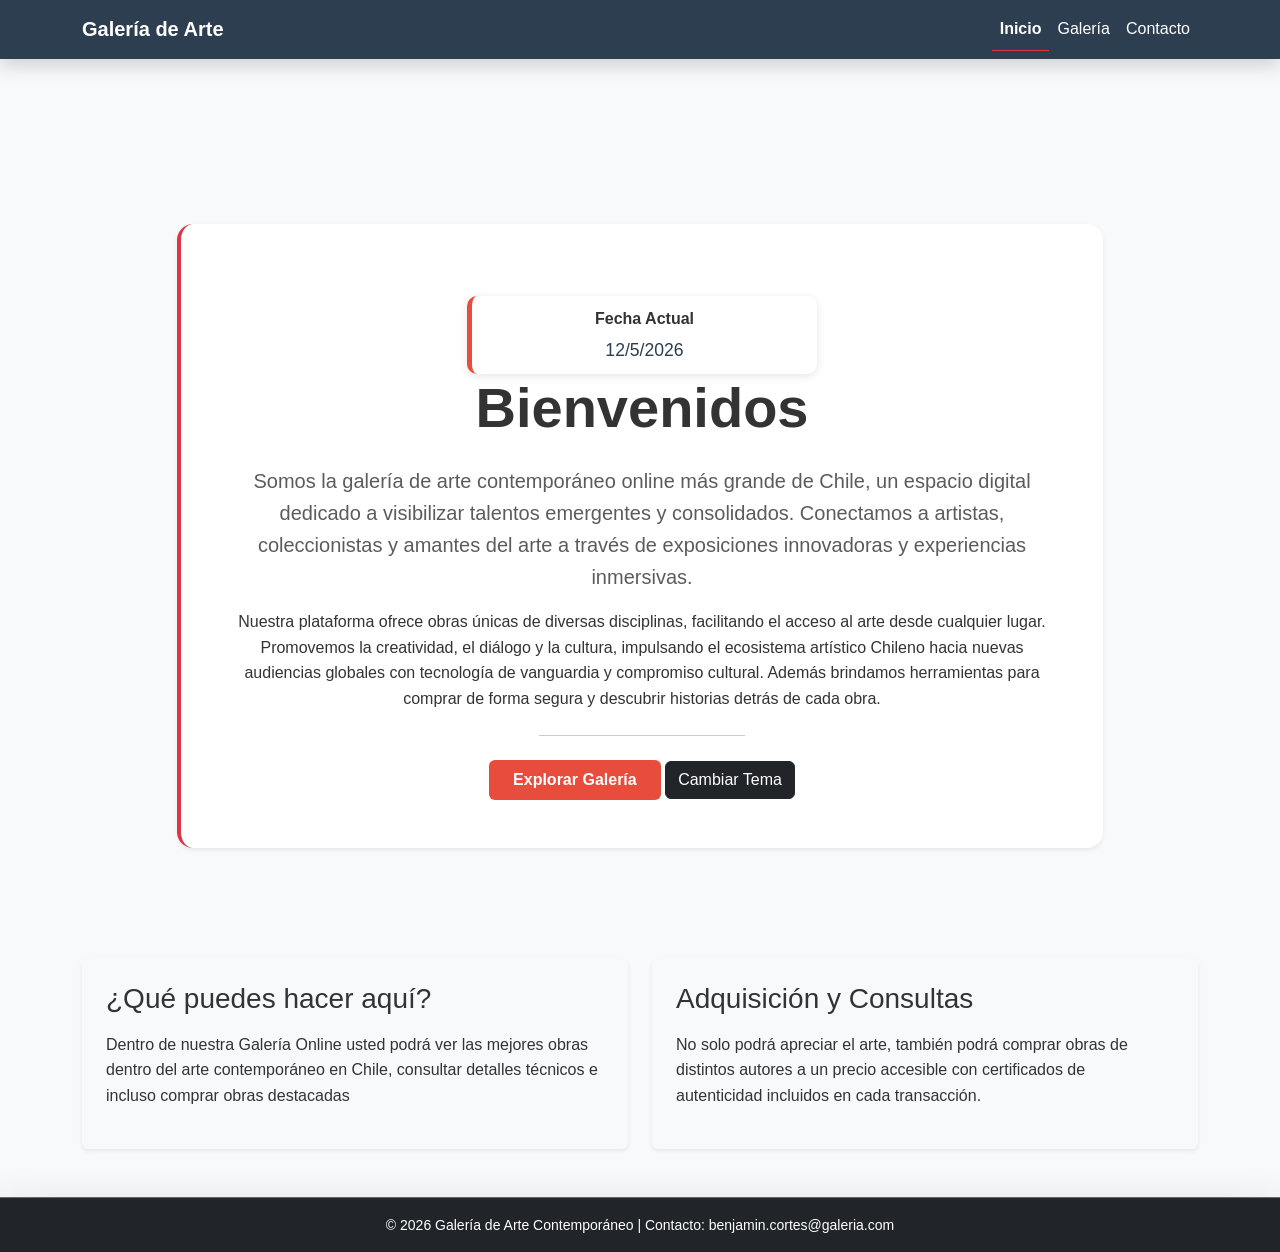
<file: web/html-css/web-galeria/index.html>
<!DOCTYPE html>
<html lang="es">
<head>
    <meta charset="UTF-8">
    <meta name="viewport" content="width=device-width, initial-scale=1.0">
    <title>Galería de Arte</title>
    <link rel="icon" type="image/x-icon" href="Imagenes/favicon.png">
    <link href="https://cdn.jsdelivr.net/npm/bootstrap@5.3.8/dist/css/bootstrap.min.css" rel="stylesheet" integrity="sha384-sRIl4kxILFvY47J16cr9ZwB07vP4J8+LH7qKQnuqkuIAvNWLzeN8tE5YBujZqJLB" crossorigin="anonymous"> <!-- Importamos Bootstrap --> 
    <link rel="stylesheet" href="styles.css"> <!-- Conectamos el archivo CSS global --> 
</head>

<body>
    <header>
        <nav class="navbar navbar-expand-lg fixed-top navbar-dark bg-dark shadow">
            <div class="container">
                <a class="navbar-brand fw-bold" href="index.html">Galería de Arte</a>
                <button class="navbar-toggler" type="button" data-bs-toggle="collapse" data-bs-target="#navbarNav">
                    <span class="navbar-toggler-icon"></span>
                </button>
                <div class="collapse navbar-collapse" id="navbarNav">
                    <ul class="navbar-nav ms-auto">
                        <li class="nav-item"><a class="nav-link active fw-bold border-bottom border-danger" href="index.html">Inicio</a></li>
                        <li class="nav-item"><a class="nav-link" href="galeria.html">Galería</a></li>
                        <li class="nav-item"><a class="nav-link" href="contacto.html">Contacto</a></li>
                    </ul>
                </div>
            </div>
        </nav>
    </header>

    <main class="container my-5 pt-5">
        <section class="row justify-content-center align-items-center py-5">
            <div class="col-lg-10 text-center">
                <div class="hero-section shadow-sm p-5 rounded-4 bg-white border-start border-4 border-danger">
                    
                    
                    <div class="fecha-box mt-4">
                        <p class="mb-1 fw-bold">Fecha Actual</p>
                        <p id="fechaActual" class="fecha-texto"></p>
                    </div>
                    

                    <h1 class="display-4 fw-bold mb-4">Bienvenidos</h1>
                    <p class="lead text-muted">
                        Somos la galería de arte contemporáneo online más grande de Chile, un espacio digital dedicado a visibilizar talentos emergentes y consolidados. 
                        Conectamos a artistas, coleccionistas y amantes del arte a través de exposiciones innovadoras y experiencias inmersivas.
                    </p>
                    <p>
                        Nuestra plataforma ofrece obras únicas de diversas disciplinas, facilitando el acceso al arte desde cualquier lugar. Promovemos la creatividad, el diálogo y la cultura, 
                        impulsando el ecosistema artístico Chileno hacia nuevas audiencias globales con tecnología de vanguardia y compromiso cultural. 
                        Además brindamos herramientas para comprar de forma segura y descubrir historias detrás de cada obra.
                    </p>
                    <hr class="my-4 w-25 mx-auto">
                    <a href="galeria.html" class="btn btn-enviar px-4 py-2 fw-bold">Explorar Galería</a>
                    
                    <button id="modoOscuro" class="btn btn-dark">
                        Cambiar Tema
                    </button>

                </div>
            </div>
        </section>

        <section class="row g-4 mt-2">
            <div class="col-md-6">
                <div class="p-4 border-0 shadow-sm rounded bg-light h-100">
                    <h2 class="h3 mb-3">¿Qué puedes hacer aquí?</h2>
                    <p>Dentro de nuestra Galería Online usted podrá ver las mejores obras dentro del arte contemporáneo en Chile, consultar detalles técnicos e incluso comprar obras destacadas</p>
                </div>
            </div>
            <div class="col-md-6">
                <div class="p-4 border-0 shadow-sm rounded bg-light h-100">
                    <h2 class="h3 mb-3">Adquisición y Consultas</h2>
                    <p>No solo podrá apreciar el arte, también podrá comprar obras de distintos autores a un precio accesible con certificados de autenticidad incluidos en cada transacción.</p>
                </div>
            </div>
        </section>
    </main>

    <footer class="bg-dark text-white text-center py-3 mt-5 shadow-lg border-top border-danger">
        <div class="container">
            <p class="mb-0 small">© 2026 Galería de Arte Contemporáneo | Contacto: benjamin.cortes@galeria.com</p>
        </div>
    </footer>

    <script src="https://cdn.jsdelivr.net/npm/bootstrap@5.3.0/dist/js/bootstrap.bundle.min.js"></script><!-- Importamos elementos JS para que Bootstrap funcione correctamente --> 
    <script src="index.js"></script>
</body>
</html>
</file>
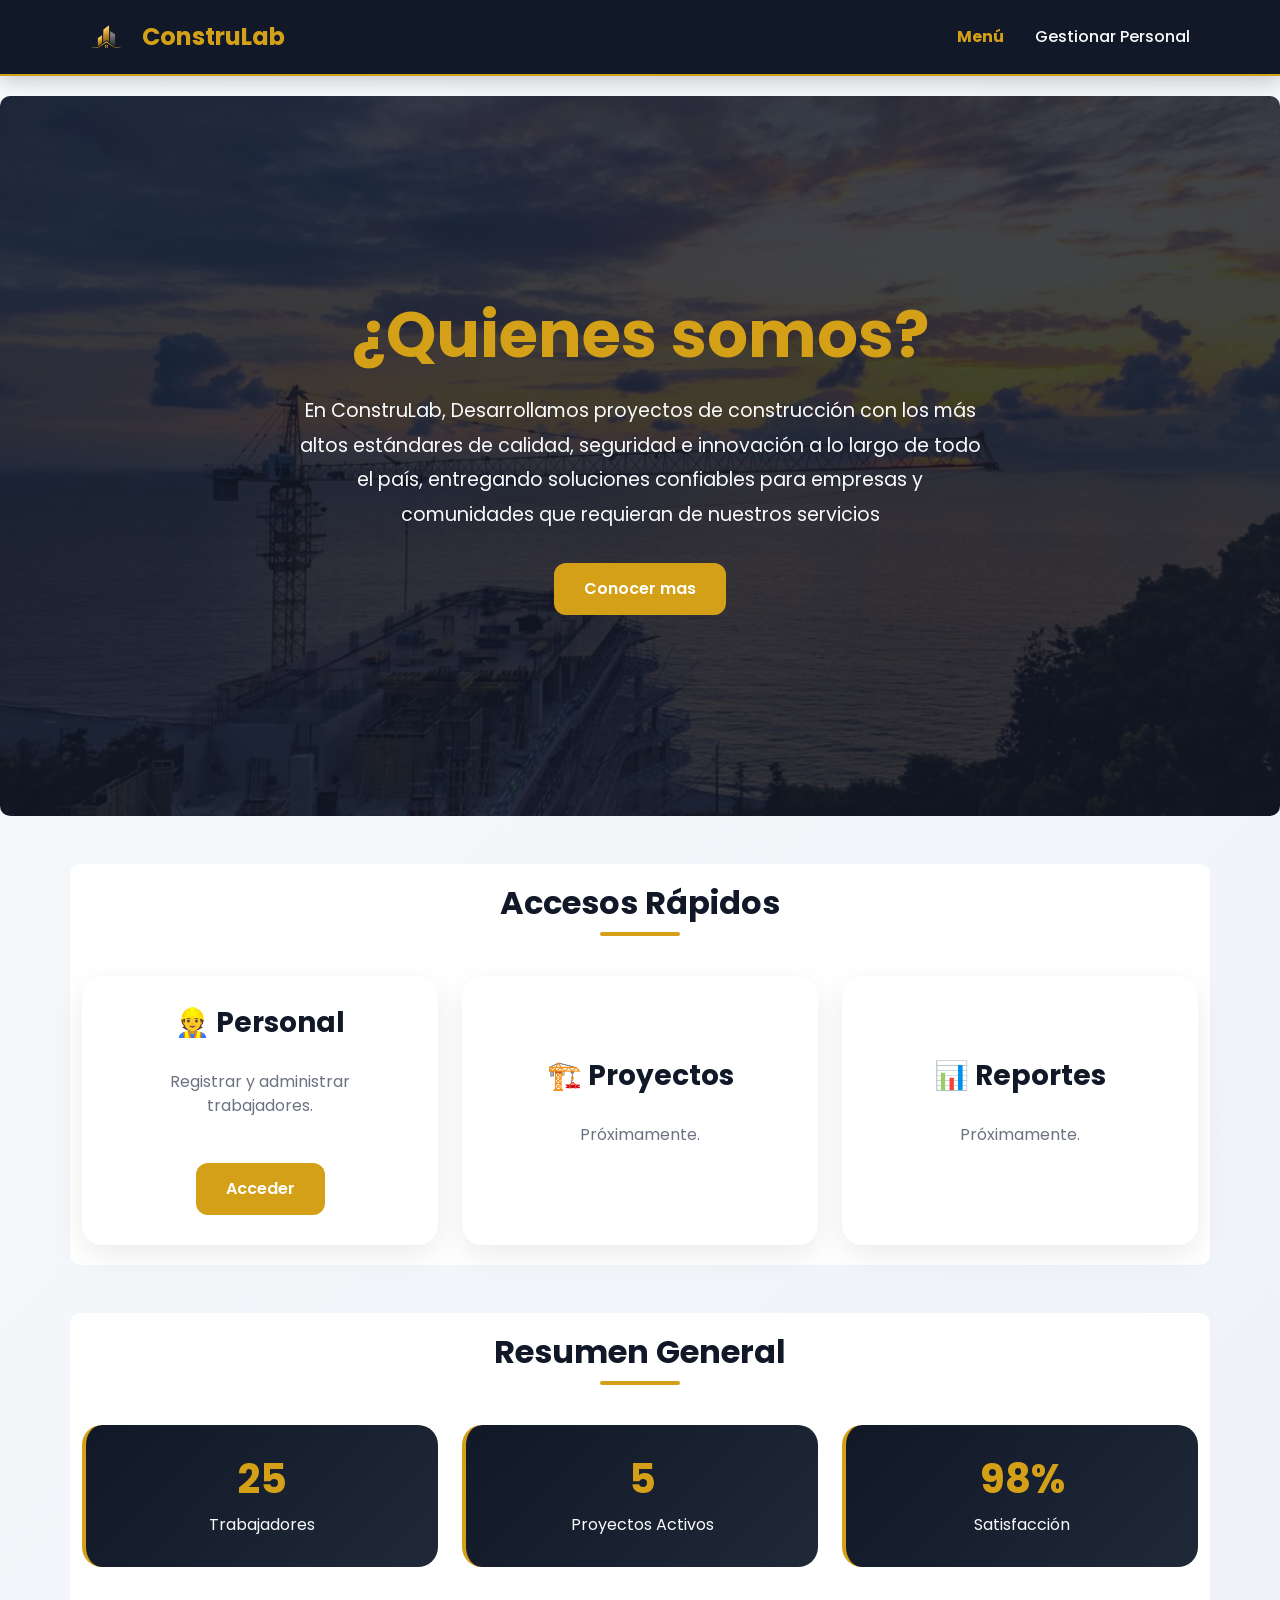
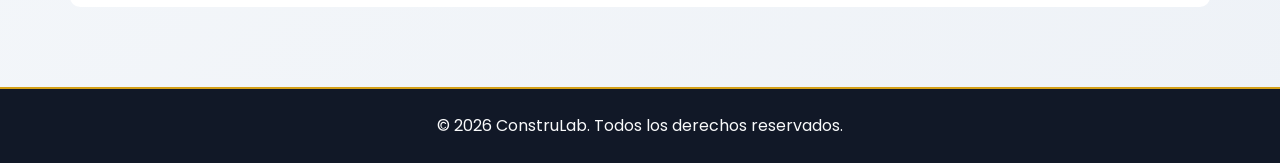
<file: web/javascript/employee-management-system/index.html>
<!DOCTYPE html>
<html lang="es">
<head>
    <meta charset="UTF-8">
    <meta name="viewport" content="width=device-width, initial-scale=1.0">
    <title>Menu Principal</title>
    <link href="https://cdn.jsdelivr.net/npm/bootstrap@5.3.3/dist/css/bootstrap.min.css" rel="stylesheet"> <!-- Utilizamos esta etiqueta para importar Bootstrap -->
    <link href="https://fonts.googleapis.com/css2?family=Poppins:wght@300;400;500;600;700&display=swap" rel="stylesheet"> <!-- Importamos fuentes bonitas -->
    <link rel="stylesheet" href="styles.css"> <!-- Enlazamos CSS -->
    <link rel="icon" type="image/png" href="assets/imgs/logoEmpresa.png"> <!-- Favicon cargado en la Carpeta del Proyecto -->
</head>

<body>

    <!-- Navbar principal  -->
    <nav class="navbar navbar-expand-lg navbar-premium">
        <div class="container">
            <a class="navbar-brand d-flex align-items-center" href="index.html">
                <img src="assets/imgs/logoEmpresa.png" alt="Logo ConstruLab" class="logo-navbar">
                <span>ConstruLab</span>
            </a>

            <button class="navbar-toggler" type="button" data-bs-toggle="collapse" data-bs-target="#navbarContenido">
                <span class="navbar-toggler-icon"></span>
            </button>

            <div class="collapse navbar-collapse" id="navbarContenido">
            <ul class="navbar-nav ms-auto">
                <li class="nav-item">
                    <a class="nav-link active" href="index.html">
                        Menú
                    </a>
                </li>

                <li class="nav-item">
                    <a class="nav-link" href="gestionPersonal.html">
                        Gestionar Personal
                    </a>
                </li>
            </ul>

        </div>
        </div>
    </nav>
    
    <!-- Hero Principal con informacion hipotetica de la Empresa -->
    <section class="hero">
        <div class="hero-overlay">
        <div class="container">
            <h1>¿Quienes somos?</h1>
                <p>
                    En ConstruLab, Desarrollamos proyectos de construcción con los más altos estándares
                    de calidad, seguridad e innovación a lo largo de todo el país,
                    entregando soluciones confiables para empresas y comunidades que requieran de nuestros servicios
                </p>
            <a href="#conocerMas" class="btn-premium">
                Conocer mas
            </a>
        </div>
        </div>
    </section>


    <!-- Tarjetas de "Relleno" para nuestra pagina "Main"-->
    <section id= "conocerMas" class="container mt-5">
        <h2>Accesos Rápidos</h2>
            <div class="row">
                <div class="col-md-4">
                    <div class="dashboard-card">
                        <h3>👷 Personal</h3>
                        <p>
                            Registrar y administrar trabajadores.
                        </p>
                        <a href="gestionPersonal.html"
                        class="btn-premium">
                            Acceder
                        </a>

                    </div>
                </div>

                <div class="col-md-4">
                    <div class="dashboard-card">
                        <h3>🏗️ Proyectos</h3>
                        <p>
                            Próximamente.
                        </p>
                    </div>
                </div>

                <div class="col-md-4">
                    <div class="dashboard-card">
                        <h3>📊 Reportes</h3>
                        <p>
                            Próximamente.
                        </p>
                    </div>
                </div>

            </div>
    </section>

    <!-- Seccion de "Estadisticas" hipotetica -->
    <section class="container mt-5">
    <h2>Resumen General</h2>
            <div class="row">
                <div class="col-md-4">
                    <div class="stat-card">
                        <h3>25</h3>
                        <p>Trabajadores</p>
                    </div>
                </div>

                <div class="col-md-4">
                    <div class="stat-card">
                        <h3>5</h3>
                        <p>Proyectos Activos</p>
                    </div>
                </div>

                <div class="col-md-4">
                    <div class="stat-card">
                        <h3>98%</h3>
                        <p>Satisfacción</p>
                    </div>
                </div>

            </div>

    </section>

<!-- Footer -->
<footer>
    <p>
        © 2026 ConstruLab.
        Todos los derechos reservados.
    </p>
</footer>

</body>
</html>
</file>
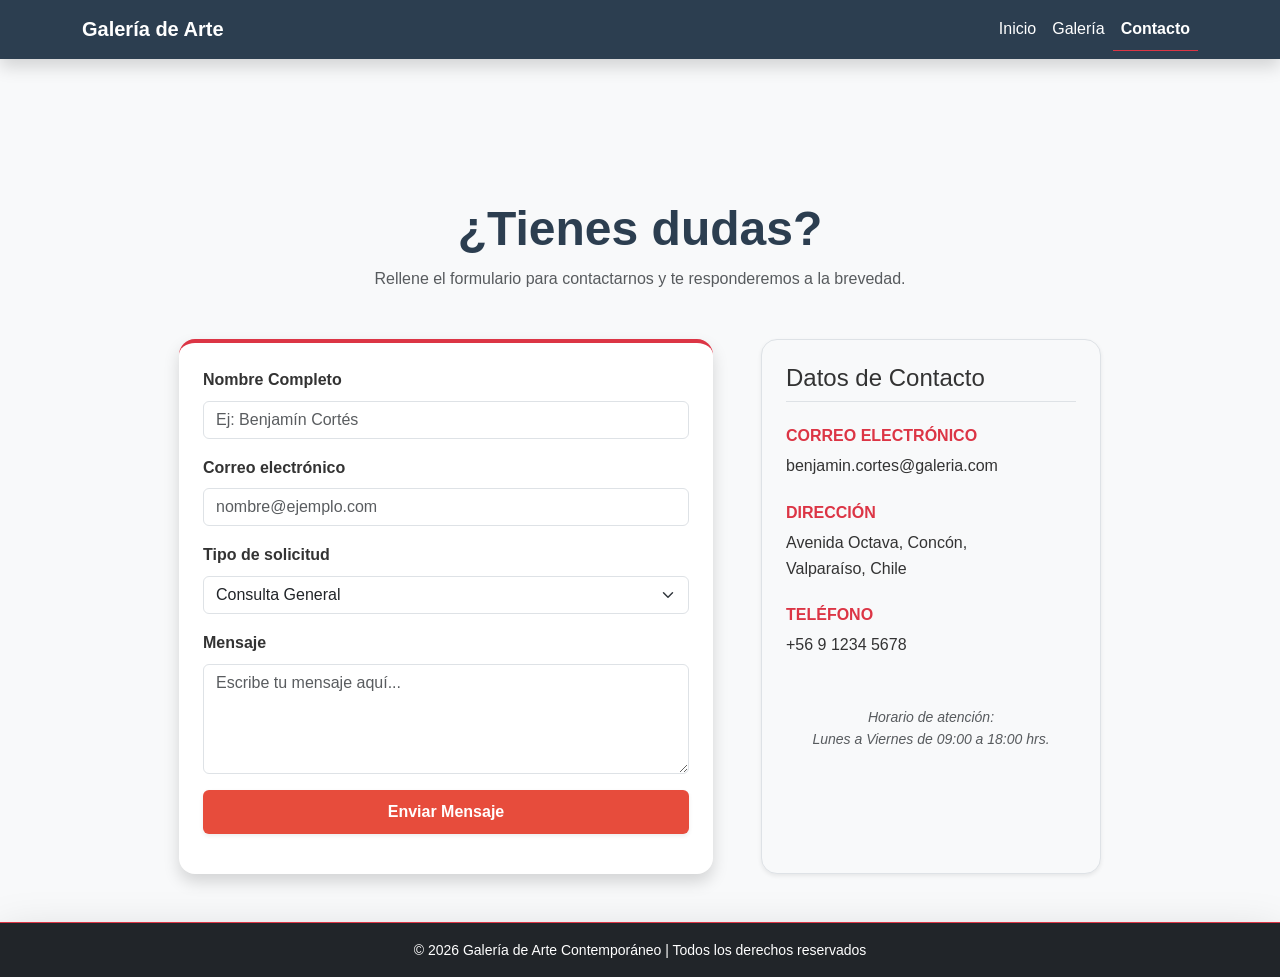
<file: web/html-css/web-galeria/contacto.html>
<!DOCTYPE html>
<html lang="es">
<head>
    <meta charset="UTF-8">
    <meta name="viewport" content="width=device-width, initial-scale=1.0">
    <title>Contacto</title>
    <link rel="icon" type="image/x-icon" href="Imagenes/favicon.png">
    <link href="https://cdn.jsdelivr.net/npm/bootstrap@5.3.8/dist/css/bootstrap.min.css" rel="stylesheet" integrity="sha384-sRIl4kxILFvY47J16cr9ZwB07vP4J8+LH7qKQnuqkuIAvNWLzeN8tE5YBujZqJLB" crossorigin="anonymous">
    <link rel="stylesheet" href="styles.css">
</head>


<body>
    <header>
        <nav class="navbar navbar-expand-lg fixed-top navbar-dark bg-dark shadow">
            <div class="container">
                <a class="navbar-brand fw-bold" href="index.html">Galería de Arte</a>
                <button class="navbar-toggler" type="button" data-bs-toggle="collapse" data-bs-target="#navbarNav">
                    <span class="navbar-toggler-icon"></span>
                </button>
                <div class="collapse navbar-collapse" id="navbarNav">
                    <ul class="navbar-nav ms-auto">
                        <li class="nav-item"><a class="nav-link" href="index.html">Inicio</a></li>
                        <li class="nav-item"><a class="nav-link" href="galeria.html">Galería</a></li>
                        <li class="nav-item"><a class="nav-link active fw-bold border-bottom border-danger" href="contacto.html">Contacto</a></li>
                    </ul>
                </div>
            </div>
        </nav>
    </header>


    <main class="container my-5 pt-5">
        <div class="text-center mb-5 mt-4">
            <h2 class="display-5 fw-bold">¿Tienes dudas?</h2>
            <p class="text-muted">Rellene el formulario para contactarnos y te responderemos a la brevedad.</p>
        </div>


        <div class="row g-5 justify-content-center">
            <div class="col-lg-6">
                <form id="formularioContacto" class="p-4 shadow bg-white rounded-4 border-top border-4 border-danger">

                    <div class="mb-3">
                        <label class="form-label fw-semibold">Nombre Completo</label>
                        <input type="text" id="nombre" class="form-control" placeholder="Ej: Benjamín Cortés" required>
                    </div>

                    <div class="mb-3">
                        <label class="form-label fw-semibold">Correo electrónico</label>
                        <input type="email" id="correo" class="form-control" placeholder="nombre@ejemplo.com" required>
                    </div>

                    <div class="mb-3">
                        <label class="form-label fw-semibold">Tipo de solicitud</label>
                        <select id="tipoSolicitud" class="form-select">
                            <option value="consulta" selected>Consulta General</option>
                            <option value="compra">Compra de Obra</option>
                            <option value="venta">Venta / Exposición</option>
                        </select>
                    </div>

                    <div class="mb-3">
                        <label class="form-label fw-semibold">Mensaje</label>
                        <textarea id="mensaje" class="form-control" rows="4" placeholder="Escribe tu mensaje aquí..."></textarea>
                    </div>

                    <button type="submit" class="btn btn-enviar w-100 fw-bold shadow-sm">Enviar Mensaje</button>
                    <p id="mensajeFormulario" class="mt-3 text-center fw-bold"></p>

                </form>
            </div>



            <div class="col-lg-4">
                <div class="p-4 bg-light rounded-4 h-100 shadow-sm border">
                    <h3 class="h4 mb-4 border-bottom pb-2">Datos de Contacto</h3>
                    
                    <div class="mb-4">
                        <h4 class="h6 fw-bold text-uppercase text-danger">Correo Electrónico</h4>
                        <p class="mb-0">benjamin.cortes@galeria.com</p>
                    </div>

                    <div class="mb-4">
                        <h4 class="h6 fw-bold text-uppercase text-danger">Dirección</h4>
                        <p class="mb-0">Avenida Octava, Concón,<br>Valparaíso, Chile</p>
                    </div>

                    <div class="mb-4">
                        <h4 class="h6 fw-bold text-uppercase text-danger">Teléfono</h4>
                        <p class="mb-0">+56 9 1234 5678</p>
                    </div>
                    
                    <div class="mt-5 text-center">
                        <p class="small text-muted fst-italic">Horario de atención: <br> Lunes a Viernes de 09:00 a 18:00 hrs.</p>
                    </div>
                </div>
            </div>
        </div>
    </main>



    <footer class="bg-dark text-white text-center py-3 mt-5 shadow-lg border-top border-danger">
        <div class="container">
            <p class="mb-0 small">© 2026 Galería de Arte Contemporáneo | Todos los derechos reservados</p>
        </div>
    </footer>



    <script src="https://cdn.jsdelivr.net/npm/bootstrap@5.3.0/dist/js/bootstrap.bundle.min.js"></script> <!-- Importamos elementos JS para que Bootstrap funcione correctamente --> 
    <script src="contacto.js"></script>
</body>
</html>
</file>
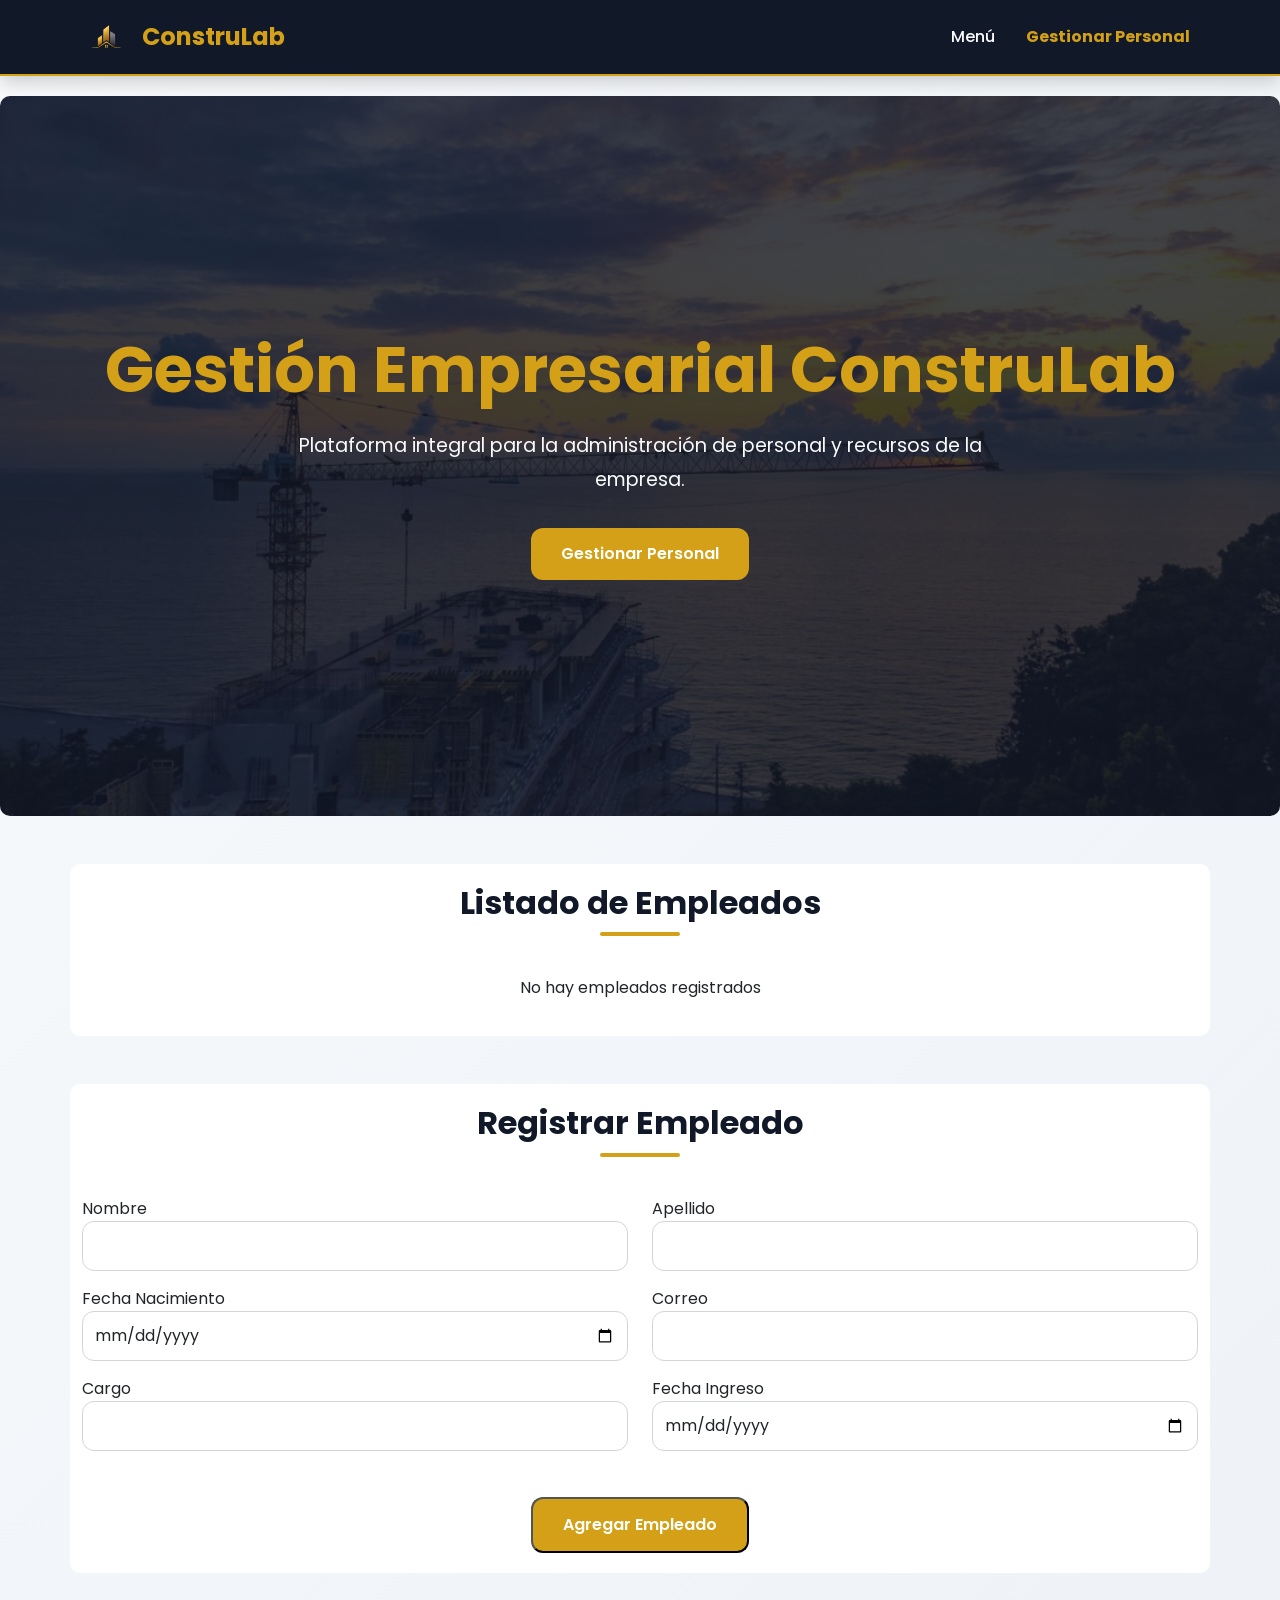
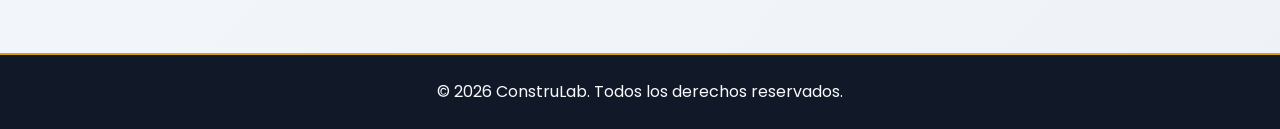
<file: web/javascript/employee-management-system/gestionPersonal.html>
<!DOCTYPE html>
<html lang="es">
<head>
    <meta charset="UTF-8">
    <meta name="viewport" content="width=device-width, initial-scale=1.0">
    <title>Gestión de Personal</title>
    <link href="https://cdn.jsdelivr.net/npm/bootstrap@5.3.3/dist/css/bootstrap.min.css" rel="stylesheet"> <!-- Utilizamos esta etiqueta para importar Bootstrap -->
    <link href="https://fonts.googleapis.com/css2?family=Poppins:wght@300;400;500;600;700&display=swap" rel="stylesheet"> <!-- Importamos fuentes bonitas -->
    <link rel="stylesheet" href="styles.css"> <!-- Enlazamos CSS -->
    <link rel="icon" type="image/png" href="assets/imgs/logoEmpresa.png"> <!-- Favicon cargado en la Carpeta del Proyecto -->
</head>

<body>

    <!-- Navbar principal  -->
    <nav class="navbar navbar-expand-lg navbar-premium">
        <div class="container">
            <a class="navbar-brand d-flex align-items-center" href="index.html">
                <img src="assets/imgs/logoEmpresa.png" alt="Logo ConstruLab" class="logo-navbar">
                <span>ConstruLab</span>
            </a>

            <button class="navbar-toggler" type="button" data-bs-toggle="collapse" data-bs-target="#navbarContenido">
                <span class="navbar-toggler-icon"></span>
            </button>

            <div class="collapse navbar-collapse" id="navbarContenido">
            <ul class="navbar-nav ms-auto">
                <li class="nav-item">
                    <a class="nav-link" href="index.html">
                        Menú
                    </a>
                </li>

                <li class="nav-item">
                    <a class="nav-link active" href="gestionPersonal.html">
                        Gestionar Personal
                    </a>
                </li>
            </ul>

        </div>
        </div>
    </nav>
 
    <!-- Hero Principal con informacion hipotetica de la Empresa y derivacion a "Gestionar Personal" -->
    <section class="hero"> 
        <div class="container">
            <h1>Gestión Empresarial ConstruLab</h1>
                <p>
                    Plataforma integral para la administración
                    de personal y recursos de la empresa.
                </p>
            <a href="#registrarEmpleados" class="btn-premium">
                Gestionar Personal
            </a>
        </div>
    </section>
 

    <!-- Seccion donde aparece la Lista de Empleados, en caso de estar vacia, no se mostrara nada -->
    <section class="container mt-5">
        <h2>Listado de Empleados</h2>
        <div id="listaUsuarios" class="row"></div>
    </section>
    

    <!-- Seccion donde podremos registrar un nuevo empleado, donde despues de apretar el boton de confirmacion, se agregara a la Lista -->
    <section id="registrarEmpleados" class="container mt-5 mb-5">
    <h2>Registrar Empleado</h2>


    <!-- Creamos un nuevo Formulario con sus respectivos campos, tipos y clases -->
    <form id="formulario">
    <div class="row">
    
        <div class="col-md-6 mb-3">
        <label>Nombre</label>
        <input type="text" id="nombre" class="form-control">
        </div>
    
        <div class="col-md-6 mb-3">
        <label>Apellido</label>
        <input type="text" id="apellido" class="form-control">
        </div>
    
        <div class="col-md-6 mb-3">
        <label>Fecha Nacimiento</label>
        <input type="date" id="fechaNacimiento" class="form-control">
        </div>
    
        <div class="col-md-6 mb-3">
        <label>Correo</label>
        <input type="email" id="correo" class="form-control">
        </div>
    
        <div class="col-md-6 mb-3">
        <label>Cargo</label>
        <input type="text" id="cargo" class="form-control">
        </div>
    
        <div class="col-md-6 mb-3">
        <label>Fecha Ingreso</label>
        <input type="date" id="fechaIngreso" class="form-control">
        </div>
    
    </div>
        
        <!-- Por ultimo, agregamos un boton de confirmación para agregar al nuevo Empleado a la Lista -->
        <div class="text-center">
            <button type="submit" class="btn-premium">
                Agregar Empleado
            </button>
        </div>
 
    </form>
</section>


<!-- Footer -->
<footer>
    <p>
        © 2026 ConstruLab.
        Todos los derechos reservados.
    </p>
</footer>

<script src="script.js"></script>
</body>
</html>
</file>
<file: web/html-css/web-galeria/styles.css>
:root {
    --primario: #2c3e50;
    --secundario: #e74c3c;
    --fondo: #f8f9fa;
    --texto: #333333;
    --acento: #3498db;
    --transicion: 0.4s ease; /* Transicion */
}

/* Tipografias e Interlineado */
body {
    font-family: 'Segoe UI', Tahoma, Geneva, Verdana, sans-serif;
    line-height: 1.6; 
    background-color: var(--fondo);
    color: var(--texto);
    padding-top: 80px; 
}

h1 { font-size: 2.5rem; margin-bottom: 1.5rem; } 
h2 { font-size: 2rem; color: var(--primario); }   
p { font-size: 1rem; margin-bottom: 1rem; }       

/* Navbar fija como se pide en rubrica */
.navbar {
    background-color: var(--primario) !important;
    box-shadow: 0 2px 10px rgba(0,0,0,0.1);
}

.nav-link {
    color: white !important;
    transition: color var(--transicion); 
}

.nav-link:hover {
    color: var(--acento) !important;
}

.nav-link.active {
    font-weight: bold;
    border-bottom: 2px solid var(--secundario);
}

.hero-section {
    padding: 60px 0;
    background: white;
    border-radius: 15px;
    margin-bottom: 30px;
}

.img-gallery {
    border-radius: 8px;
    transition: transform var(--transicion);
    object-fit: cover;
    height: 250px;
    width: 100%;
}

.img-gallery:hover {
    transform: scale(1.05);
}

.footer-custom {
    background: var(--primario);
    color: white;
    padding: 20px 0;
    margin-top: 40px;
}

/* Estos estilos son para el form de contacto.html */
.form-control:focus {
    border-color: var(--acento);
    box-shadow: 0 0 0 0.2rem rgba(52, 152, 219, 0.25);
}

.btn-enviar {
    background-color: var(--secundario);
    color: white;
    border: none;
    padding: 10px 30px;
    transition: background var(--transicion);
}

.btn-enviar:hover {
    background-color: #c0392b;
}

#modal {
    position: fixed;
    top: 0;
    left: 0;
    width: 100%;
    height: 100%;
    background-color: rgba(0,0,0,0.8);
    display: flex;
    justify-content: center;
    align-items: center;
    z-index: 999;
}

.modal-oculto {
    display: none !important;
}

.contenido-modal {

    background-color: white;
    padding: 20px;
    border-radius: 10px;
    width: 80%;
    max-width: 600px;
    text-align: center;
    position: relative;
}

#cerrarModal {
    position: absolute;
    top: 10px;
    right: 20px;
    font-size: 30px;
    cursor: pointer;
    color: red;
}

.fecha-box {
    background-color: white;
    border-left: 5px solid var(--secundario);
    padding: 10px;
    border-radius: 10px;
    max-width: 350px;
    margin: 0 auto;
    box-shadow: 0 2px 10px rgba(0,0,0,0.1);

}

.fecha-texto {
    color: var(--primario);
    font-size: 1.1rem;
    text-transform: capitalize;
    margin: 0;
}

/* Bootstrap te soluciona la vida jaja */
</file>
<file: web/javascript/employee-management-system/styles.css>
body{
    background:
    linear-gradient(
        135deg,
        #f8fafc,
        #eef2f7
    );
    font-family:'Poppins', sans-serif;
}

h1,h2{
    text-align:center;
    margin-bottom:20px;
}

#conocerMas{
    scroll-margin-top: 100px;
}

section{
    background:white;
    padding:20px;
    border-radius:10px;
    margin-top:20px;
}

section h2{
    text-align: center;
    color: #111827;
    font-size: 2rem;
    font-weight: 700;
    margin-bottom: 40px;
    position: relative;
}

section h2::after{
    content: "";
    width: 80px;
    height: 4px;
    background: #D4A017;
    display: block;
    margin: 10px auto 0;
    border-radius: 10px;
}

footer{
    background:#111827;
    margin-top:80px;
    padding:25px;
    text-align:center;
    border-top:2px solid #D4A017;
}

footer p{

    color:#F9FAFB;

    margin:0;
}

.card{
    margin-bottom:20px;
}
 
.card-body{
    text-align:center;
}

.logo-navbar{
    width:48px;
    height:48px;
    object-fit:contain;
    margin-right:12px;
}

.navbar-brand{
    color:#D4A017 !important;
    font-weight:700;
    font-size:1.5rem;
    display:flex;
    align-items:center;
}

.navbar-premium{
    background:#111827;
    border-bottom:2px solid #D4A017;
    box-shadow:0 5px 20px rgba(0,0,0,.2);
}

.nav-link{
    color:#F9FAFB !important;
    font-weight:500;
    margin-left:15px;
    transition:.3s;
}

.nav-link:hover{
    color:#D4A017 !important;
}

.nav-link.active{
    color:#D4A017 !important;
    font-weight:700;
}


.hero{
    min-height: 80vh;
    background-image:
    linear-gradient(
        rgba(17,24,39,0.80),
        rgba(17,24,39,0.80)
    ),
    url("assets/imgs/background.jpg");
    background-size: cover;
    background-position: center;
    background-repeat: no-repeat;
    display:flex;
    justify-content:center;
    align-items:center;
    text-align:center;
}

.hero-overlay{
    width:100%;
    padding:40px 20px;
}

.hero h1{
    color:#D4A017;
    font-size:4rem;
    font-weight:700;
    margin-bottom:20px;
}

.hero p{
    color:#F9FAFB;
    max-width:700px;
    margin:auto;
    font-size:1.2rem;
    line-height:1.8;
}

.form-control{
    border:1px solid #d1d5db;
    border-radius:12px;
    padding:12px;
}

.form-control:focus{
    border-color:#D4A017;
    box-shadow:0 0 0 4px rgba(212,160,23,.15);
}

.btn-premium{
    display:inline-block;
    margin-top:30px;
    background:#D4A017;
    color:white;
    padding:14px 30px;
    border-radius:12px;
    text-decoration:none;
    font-weight:600;
    transition:.3s;
}

.btn-premium:hover{
    transform:translateY(-3px);
}

.premium-card{
    border:none;
    border-radius:16px;
    overflow:hidden;
    box-shadow:0 10px 25px rgba(0,0,0,.1);
    transition:.3s;
}

.premium-card:hover{
    transform:translateY(-5px);
}

.premium-card h5{
    color:#111827;
    font-weight:700;
}

.premium-card p{
    color:#6b7280;
}

.dashboard-card{
    background: #FFFFFF;
    border-radius: 20px;
    padding: 30px;
    text-align: center;
    box-shadow: 0 10px 30px rgba(0,0,0,.08);
    transition: .3s;
    height: 100%;
    display: flex;
    flex-direction: column;
    justify-content: center;
    align-items: center;

}

.dashboard-card:hover{
    transform: translateY(-8px);
    box-shadow: 0 15px 35px rgba(0,0,0,.15);
}

.dashboard-card h3{
    color: #111827;
    font-weight: 700;
    margin-bottom: 15px;
}

.dashboard-card p{
    color: #6B7280;
    margin-bottom: 20px;
    max-width: 250px;
    margin: 15px auto;
}

.stat-card{
    background: linear-gradient(
        135deg,
        #111827,
        #1F2937
    );
    color: white;
    border-left: 4px solid #D4A017;
    border-radius: 20px;
    padding: 30px;
    text-align: center;
    margin-bottom: 20px;
    transition: .3s;
}

.stat-card:hover{
    transform: scale(1.03);
}

.stat-card h3{
    color: #D4A017;
    font-size: 2.5rem;
    font-weight: 700;
    margin-bottom: 10px;
}

.stat-card p{
    color: #F9FAFB;
    margin: 0;
}

.btn-eliminar{
    background-color: transparent;
    color: #dc3545;
    border: 2px solid #dc3545;
    border-radius: 10px;
    padding: 8px 15px;
    margin-top: 10px;
    transition: .3s;
}

.btn-eliminar:hover{
    background-color: #dc3545;
    color: white;
}
</file>
